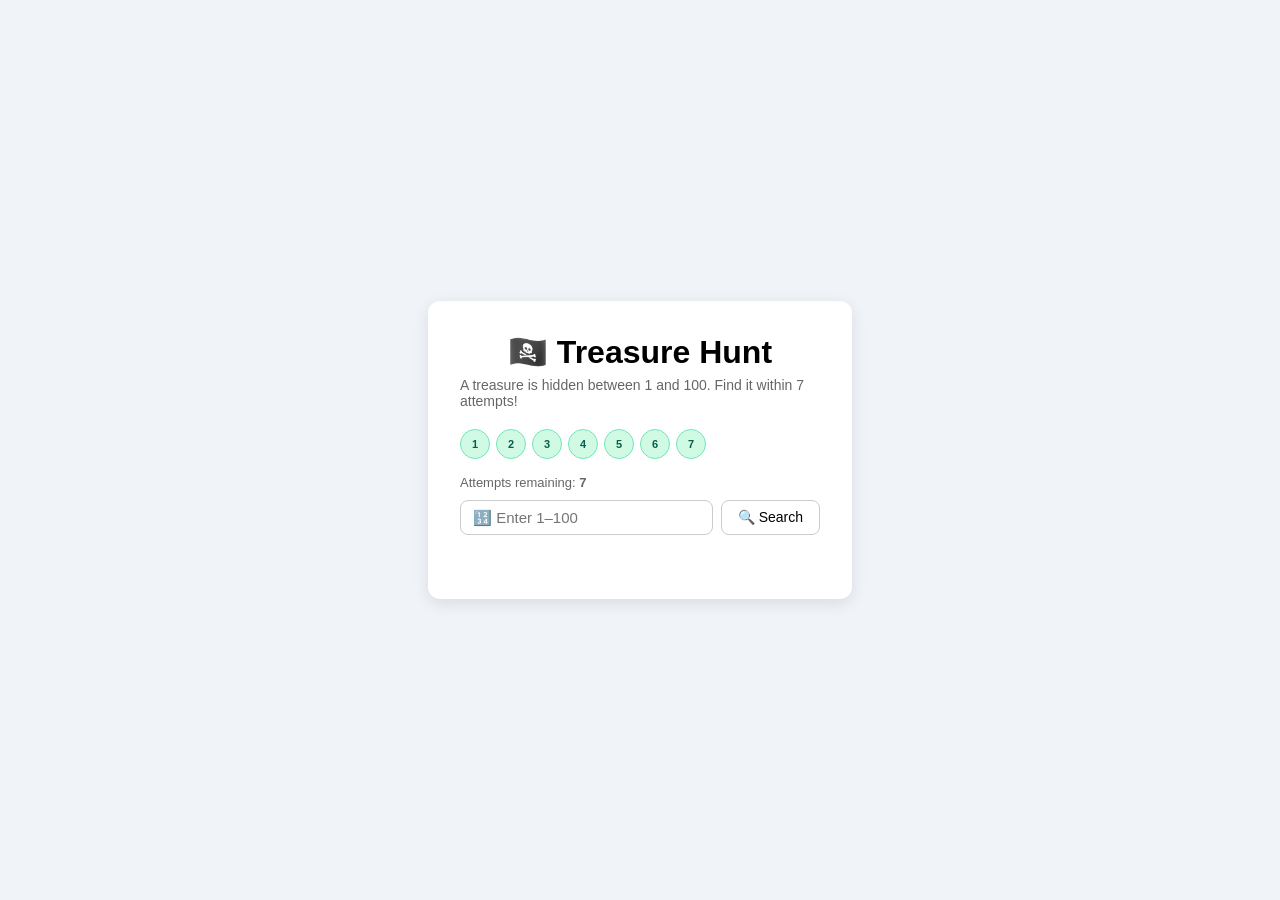
<file: week 2/Day 1/files/index.html>
<!DOCTYPE html>
<html lang="en">
<head>
  <meta charset="UTF-8" />
  <title>Treasure Hunt</title>
  <link rel="stylesheet" href="style.css" />
</head>
<body>

<div class="card">
  <h1>🏴‍☠️ Treasure Hunt </h1>
  <p class="sub">A treasure is hidden between 1 and 100. Find it within 7 attempts!</p>
  <div class="dots" id="dots"></div>
  <div id="status">Attempts remaining: <strong id="rem">7</strong></div>
  <div class="row">
    <input type="number" id="guess" min="1" max="100" placeholder="🔢 Enter 1–100" />
    <button id="searchBtn">🔍 Search</button>
  </div>
  <div id="message"></div>
  <div class="history" id="history"></div>
  <button id="again" onclick="initGame()">🔄 Play Again</button>
</div>

<script src="script.js"></script>
</body>
</html>
</file>
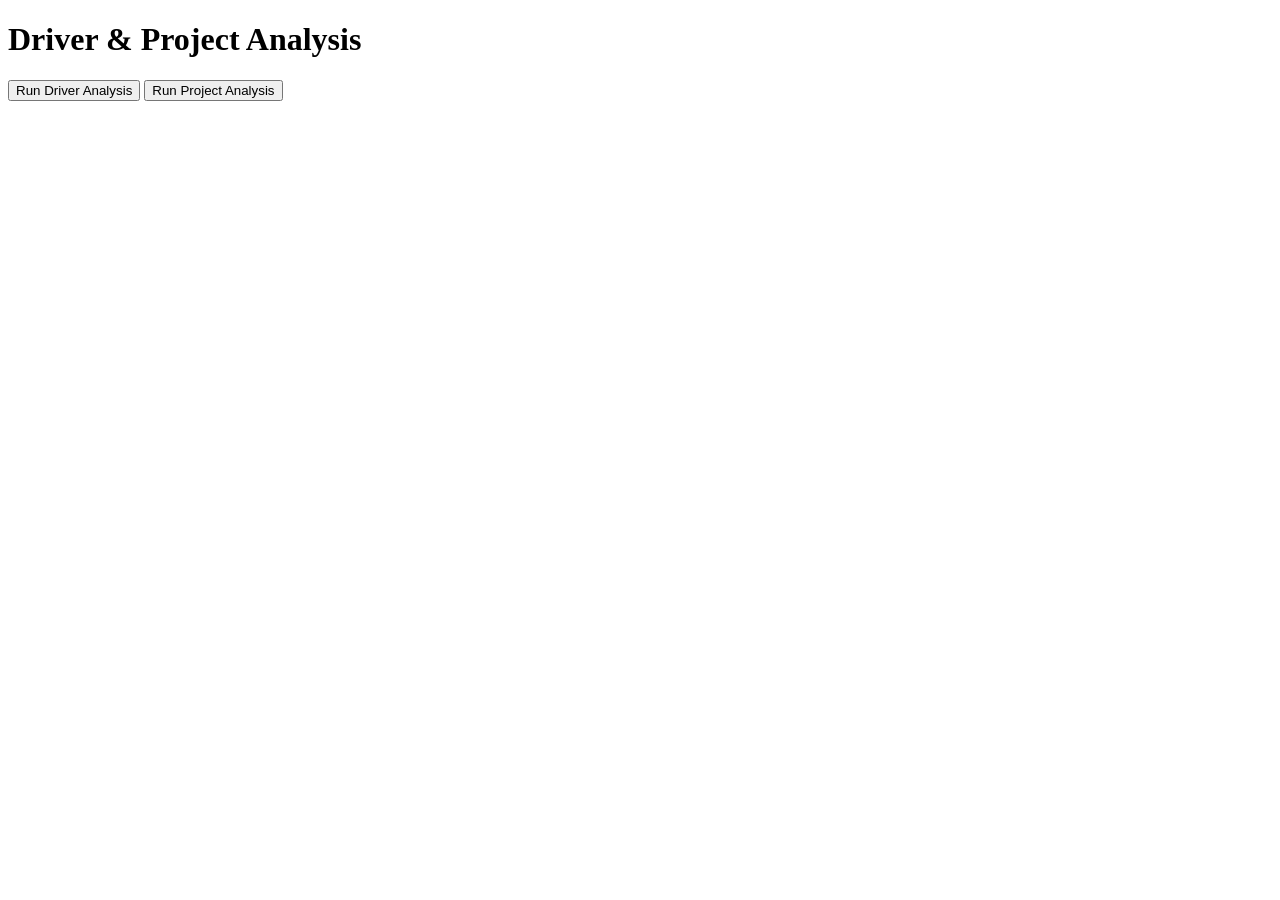
<file: week 2/Day 2/files/index.html>
<!DOCTYPE html>
<html lang="en">
<head>
  <meta charset="UTF-8">
  <title>Web Dev Task</title>

</head>
<body>

  <h1>Driver & Project Analysis</h1>

  <button onclick="runDriverAnalysis()">Run Driver Analysis</button>
  <button onclick="runProjectAnalysis()">Run Project Analysis</button>

  <pre id="output"></pre>

  <script src="script.js"></script>
</body>
</html>
</file>
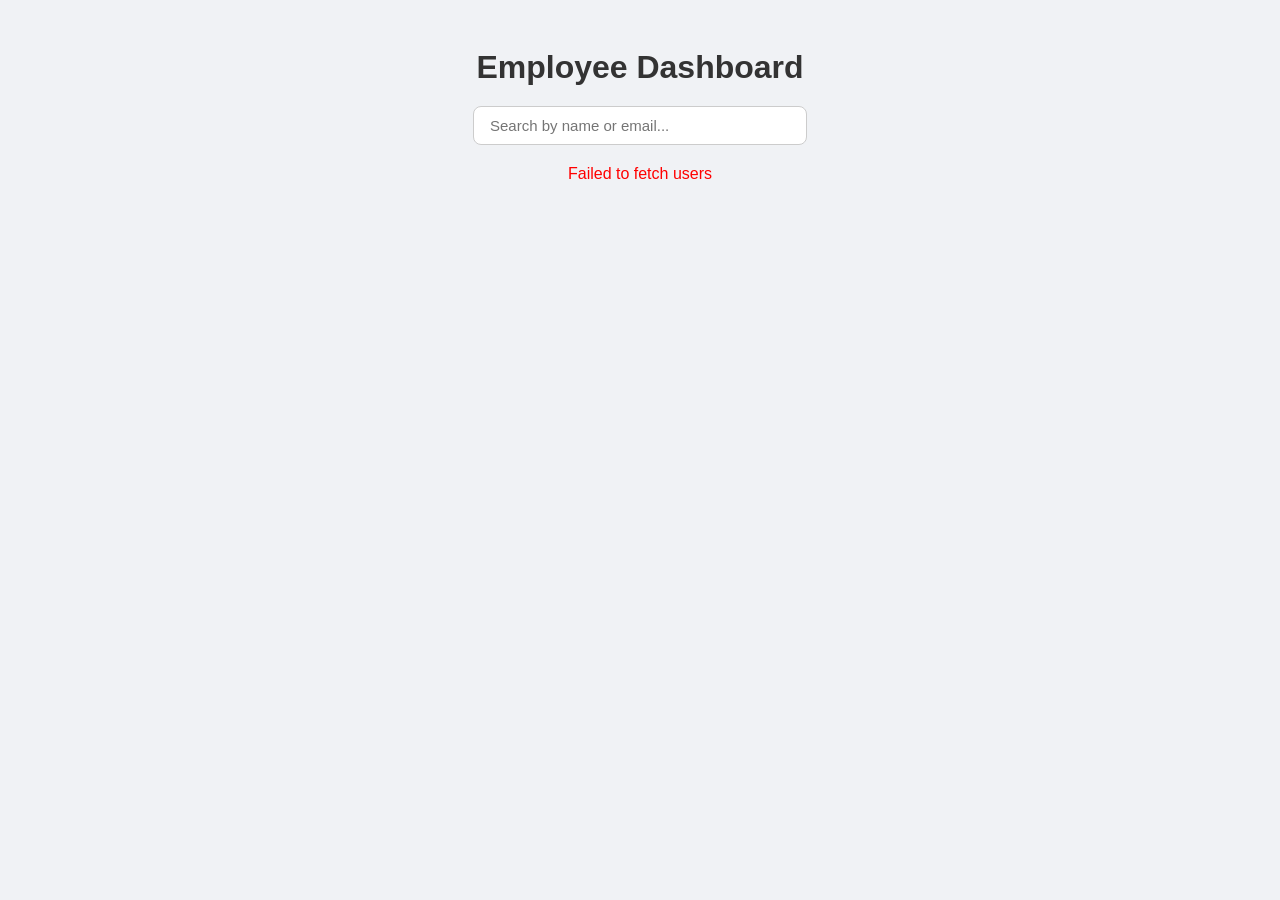
<file: week 2/Day 3/files/index.html>
<!DOCTYPE html>
<html lang="en">
<head>
  <meta charset="UTF-8" />
  <title>Employee Dashboard</title>
  <link rel="stylesheet" href="style.css" />
</head>
<body>

  <h1>Employee Dashboard</h1>

  <!-- Search Input -->
  <input type="text" id="searchInput" placeholder="Search by name or email..." />

  <!-- Error Message (hidden by default) -->
  <p id="errorMsg" style="display:none;">Failed to fetch users</p>

  <!-- No Results Message (hidden by default) -->
  <p id="noResults" style="display:none;">No users found</p>

  <!-- Cards will appear here -->
  <div id="grid"></div>

  <script>

    let allUsers = []; // store users globally for search

    fetch('https://jsonplaceholder.typicode.com/users')
      .then(function(response) {
        return response.json();
      })
      .then(function(data) {

        // FILTER: only users where lat is less than 0
        let filtered = data.filter(function(user) {
          return parseFloat(user.address.geo.lat) < 0;
        });

        // SORT: alphabetically by name
        filtered.sort(function(a, b) {
          return a.name.localeCompare(b.name);
        });

        allUsers = filtered; // save for search use
        displayCards(allUsers);

      })
      .catch(function(error) {
        document.getElementById('errorMsg').style.display = 'block';
      });


    // DISPLAY CARDS
    function displayCards(users) {

      let grid = document.getElementById('grid');
      grid.innerHTML = ''; // clear old cards

      if(users.length === 0) {
        document.getElementById('noResults').style.display = 'block';
        return;
      }

      document.getElementById('noResults').style.display = 'none';

      users.forEach(function(user) {

        let card = document.createElement('div');
        let zip = user.address.zipcode;
card.className = zip.startsWith('5') ? 'card special' : 'card';

        card.innerHTML = `
          <h2>${user.name}</h2>
          <p>${user.email}</p>
          <p>${user.address.city}</p>

          <button onclick="showDetails(this)">Show Details</button>

          <div class="details" style="display:none;">
            <p><strong>Address:</strong> ${user.address.street}, ${user.address.suite}, ${user.address.city}</p>
            <p><strong>CatchPhrase:</strong> ${user.company.catchPhrase}</p>
          </div>
        `;

        grid.appendChild(card);

      });
    }


    // SHOW DETAILS — only one at a time
    function showDetails(button) {

      let allDetails = document.querySelectorAll('.details');
      allDetails.forEach(function(detail) {
        detail.style.display = 'none';
      });

      let details = button.nextElementSibling;
      details.style.display = 'block';

    }


    // SEARCH — real time filter
    document.getElementById('searchInput').addEventListener('input', function() {

      let searchValue = this.value.toLowerCase();

      let filtered = allUsers.filter(function(user) {
        return user.name.toLowerCase().includes(searchValue) ||
               user.email.toLowerCase().includes(searchValue);
      });

      displayCards(filtered);

    });

  </script>

</body>
</html>
</file>
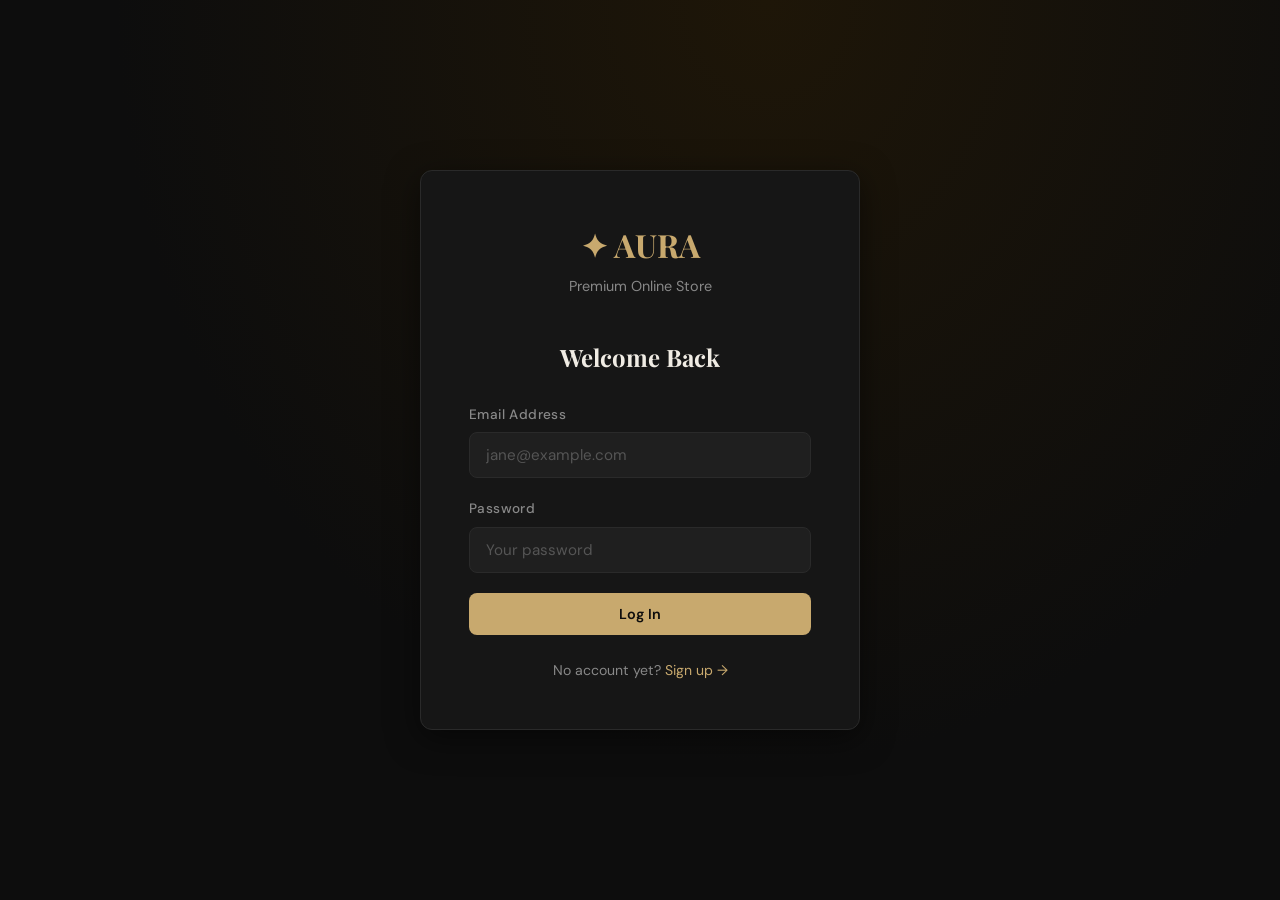
<file: week 2/Day 4&5/files/index.html>
<!DOCTYPE html>
<html lang="en">
<head>
  <meta charset="UTF-8" />
  <meta name="viewport" content="width=device-width, initial-scale=1.0" />
  <title>Shop — Aura Store</title>
  <link rel="stylesheet" href="style.css" />
</head>
<body>

<nav id="mainNav"></nav>

<section class="hero">
  <h1>Curated <span>Essentials</span><br>for Modern Living</h1>
  <p>Thoughtfully sourced objects that bring beauty and intention to everyday life.</p>
  <a href="#products" class="btn btn-primary">Explore Collection</a>
</section>

<!-- Filter bar -->
<div style="max-width:1200px;margin:2rem auto 0;padding:0 2rem;display:flex;gap:.75rem;flex-wrap:wrap;">
  <button class="btn btn-outline filter-btn active" data-cat="All" onclick="filterProducts(this)">All</button>
  <button class="btn btn-outline filter-btn" data-cat="Home" onclick="filterProducts(this)">Home</button>
  <button class="btn btn-outline filter-btn" data-cat="Decor" onclick="filterProducts(this)">Decor</button>
  <button class="btn btn-outline filter-btn" data-cat="Kitchen" onclick="filterProducts(this)">Kitchen</button>
  <button class="btn btn-outline filter-btn" data-cat="Office" onclick="filterProducts(this)">Office</button>
  <button class="btn btn-outline filter-btn" data-cat="Lifestyle" onclick="filterProducts(this)">Lifestyle</button>
</div>

<section class="section" id="products">
  <h2 class="section-title">Our Collection</h2>
  <div class="products-grid" id="productsGrid"></div>
</section>

<script src="app.js"></script>
<script>
  const session = requireLogin();

  renderNav('home');

  let currentCat = 'All';

  function renderProducts() {
    const grid = document.getElementById('productsGrid');
    const filtered = currentCat === 'All' ? PRODUCTS : PRODUCTS.filter(p => p.category === currentCat);
    grid.innerHTML = filtered.map(p => `
      <div class="product-card" onclick="openProduct(${p.id})">
        <img src="${p.image}" alt="${p.name}" loading="lazy" />
        <div class="card-body">
          <h3>${p.name}</h3>
          <p class="desc">${p.desc}</p>
          <p class="price">$${p.price}</p>
          <button class="btn btn-primary btn-full" onclick="event.stopPropagation(); addToCart(${p.id})">Add to Cart</button>
        </div>
      </div>
    `).join('');
  }

  function openProduct(id) {
    window.location.href = `product.html?id=${id}`;
  }

  function filterProducts(btn) {
    document.querySelectorAll('.filter-btn').forEach(b => b.classList.remove('active'));
    btn.classList.add('active');
    currentCat = btn.dataset.cat;
    renderProducts();
  }

  renderProducts();
</script>
</body>
</html>
</file>
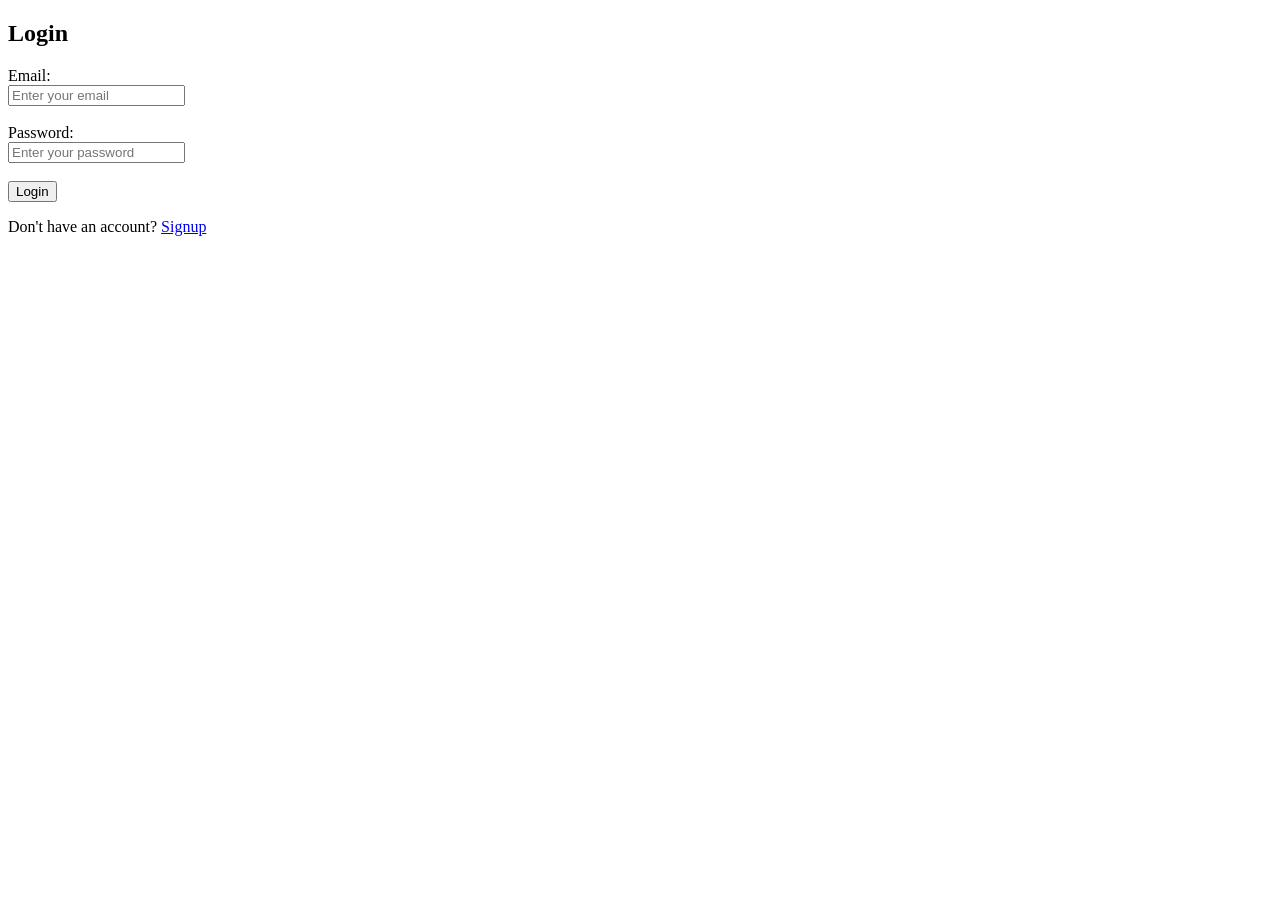
<file: Week 1/Day 1/login.html>
<!DOCTYPE html>
<html lang="en">
<head>
    <meta charset="UTF-8">
    <meta name="viewport" content="width=device-width, initial-scale=1.0">
    <title>Login</title>
</head>
<body>

    <h2>Login</h2>

    <form>
        <label for="email">Email:</label><br>
        <input type="email" id="email" name="email" placeholder="Enter your email" required><br><br>

        <label for="password">Password:</label><br>
        <input type="password" id="password" name="password" placeholder="Enter your password" minlength="8" required><br><br>

        <button type="submit">Login</button>
    </form>

    <p>
        Don't have an account?
        <a href="signup.html">Signup</a>
    </p>

</body>
</html>
</file>
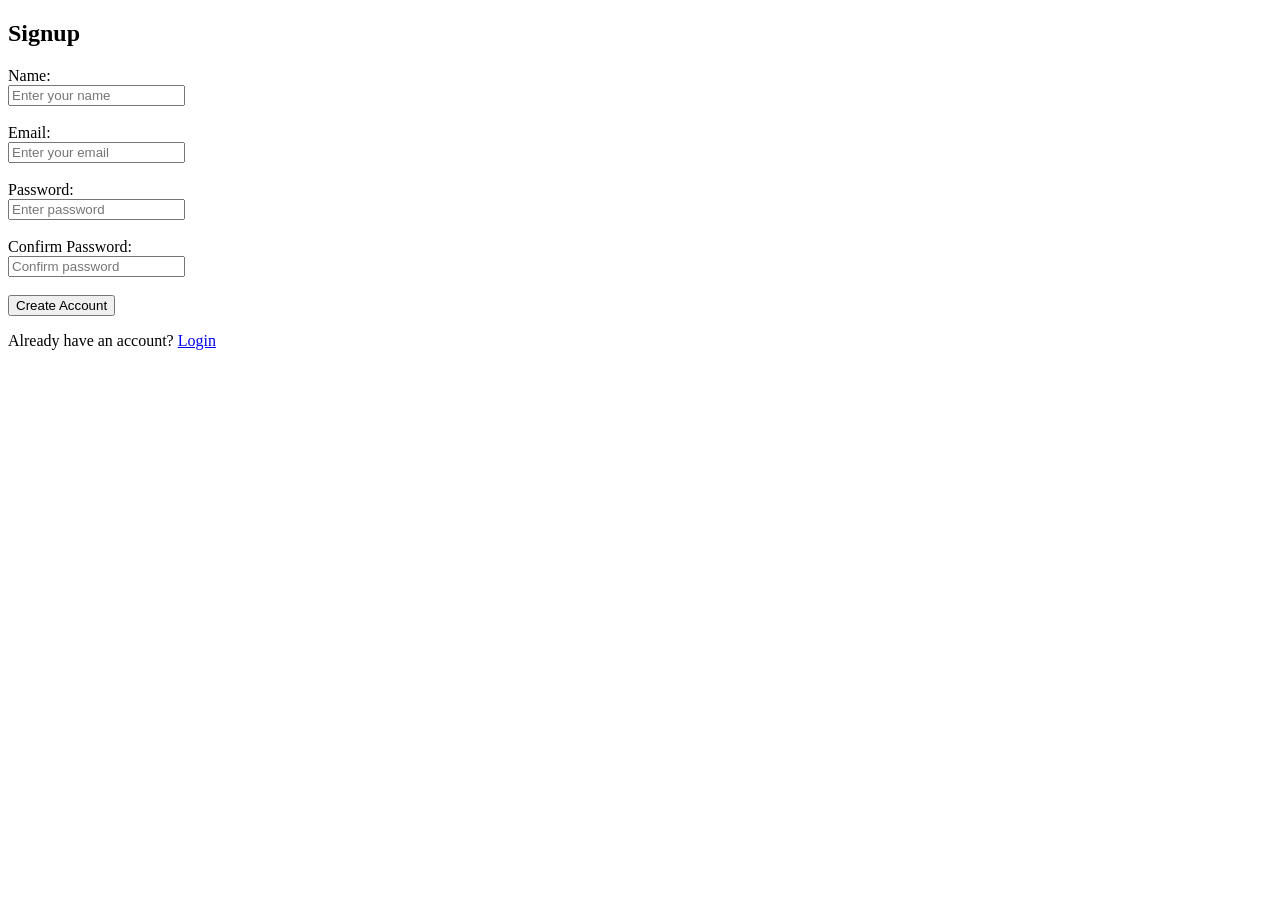
<file: Week 1/Day 1/singup.html>
<!DOCTYPE html>
<html lang="en">
<head>
    <meta charset="UTF-8">
    <meta name="viewport" content="width=device-width, initial-scale=1.0">
    <title>Signup</title>
</head>
<body>

    <h2>Signup</h2>

    <form>
        <label for="name">Name:</label><br>
        <input type="text" id="name" name="name" placeholder="Enter your name" required>
        <small></small><br><br>

        <label for="email">Email:</label><br>
        <input type="email" id="email" name="email" placeholder="Enter your email" required>
        <small></small><br><br>

        <label for="password">Password:</label><br>
        <input type="password" id="password" name="password" placeholder="Enter password" minlength="8" required>
        <small></small><br><br>

        <label for="confirm">Confirm Password:</label><br>
        <input type="password" id="confirm" name="confirm" placeholder="Confirm password" minlength="8" required>
        <small></small><br><br>

        <button type="submit">Create Account</button>
    </form>

    <p>
        Already have an account?
        <a href="login.html">Login</a>
    </p>

</body>
</html>
</file>
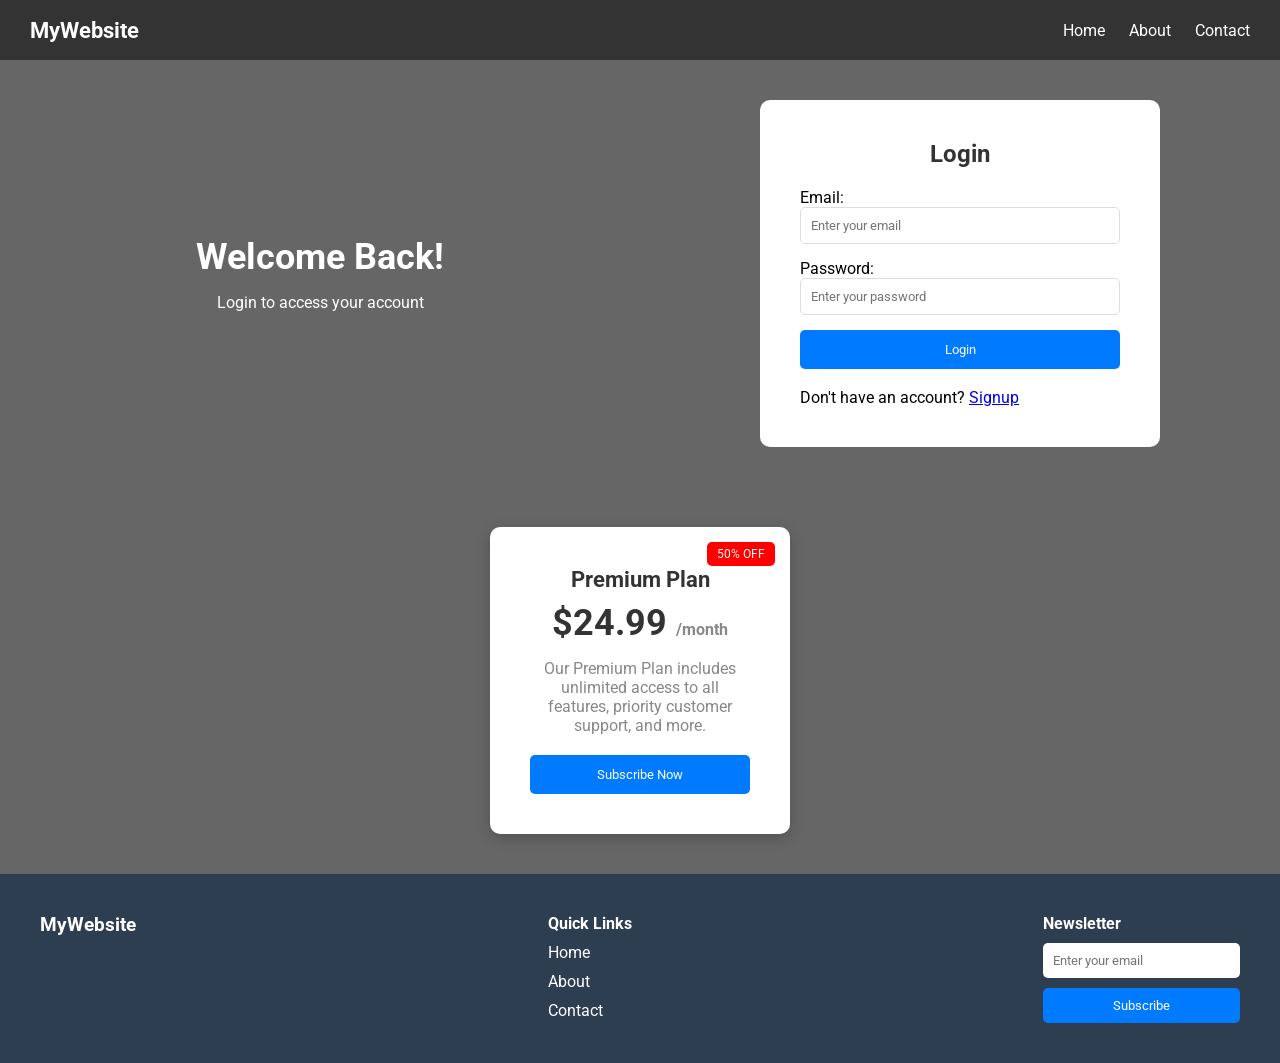
<file: Week 1/Day 2/files/login.html>
<!DOCTYPE html>
<html lang="en">
<head>
    <meta charset="UTF-8">
    <meta name="viewport" content="width=device-width, initial-scale=1.0">
    <title>Login</title>
    <link rel="stylesheet" href="style.css">
</head>
<body>

    <!-- Header -->
    <header>
        <div class="logo">MyWebsite</div>
        <nav>
            <a href="#">Home</a>
            <a href="#">About</a>
            <a href="#">Contact</a>
        </nav>
    </header>

    <!-- Two Column Layout -->
    <div class="container">

        <!-- Left Side -->
        <div class="left-side">
            <h1>Welcome Back!</h1>
            <p>Login to access your account</p>
        </div>

        <!-- Right Side -->
        <div class="right-side">
            <div class="form-card">
                <h2>Login</h2>

                <form>
                    <label for="email">Email:</label>
                    <input 
                        type="email" 
                        id="email" 
                        name="email" 
                        placeholder="Enter your email" 
                        required
                    >

                    <label for="password">Password:</label>
                    <input 
                        type="password" 
                        id="password" 
                        name="password" 
                        placeholder="Enter your password" 
                        minlength="8" 
                        required
                    >

                    <button type="submit">Login</button>
                </form>

                <br>
                <p>Don't have an account? <a href="singup.html">Signup</a></p>
            </div>
        </div>

    </div>

    <!-- Pricing Card -->
    <div class="pricing-card">
        <div class="badge">50% OFF</div>
        <h3>Premium Plan</h3>
        <div class="price">$24.99 <span>/month</span></div>
        <p>Our Premium Plan includes unlimited access to all features, priority customer support, and more.</p>
        <button>Subscribe Now</button>
    </div>

    <!-- Footer -->
    <footer>
        <div class="footer-col">
            <h3>MyWebsite</h3>
        </div>
        <div class="footer-col">
            <h4>Quick Links</h4>
            <a href="#">Home</a>
            <a href="#">About</a>
            <a href="#">Contact</a>
        </div>
        <div class="footer-col">
            <h4>Newsletter</h4>
            <input type="email" placeholder="Enter your email">
            <button>Subscribe</button>
        </div>
    </footer>

</body>
</html>
</file>
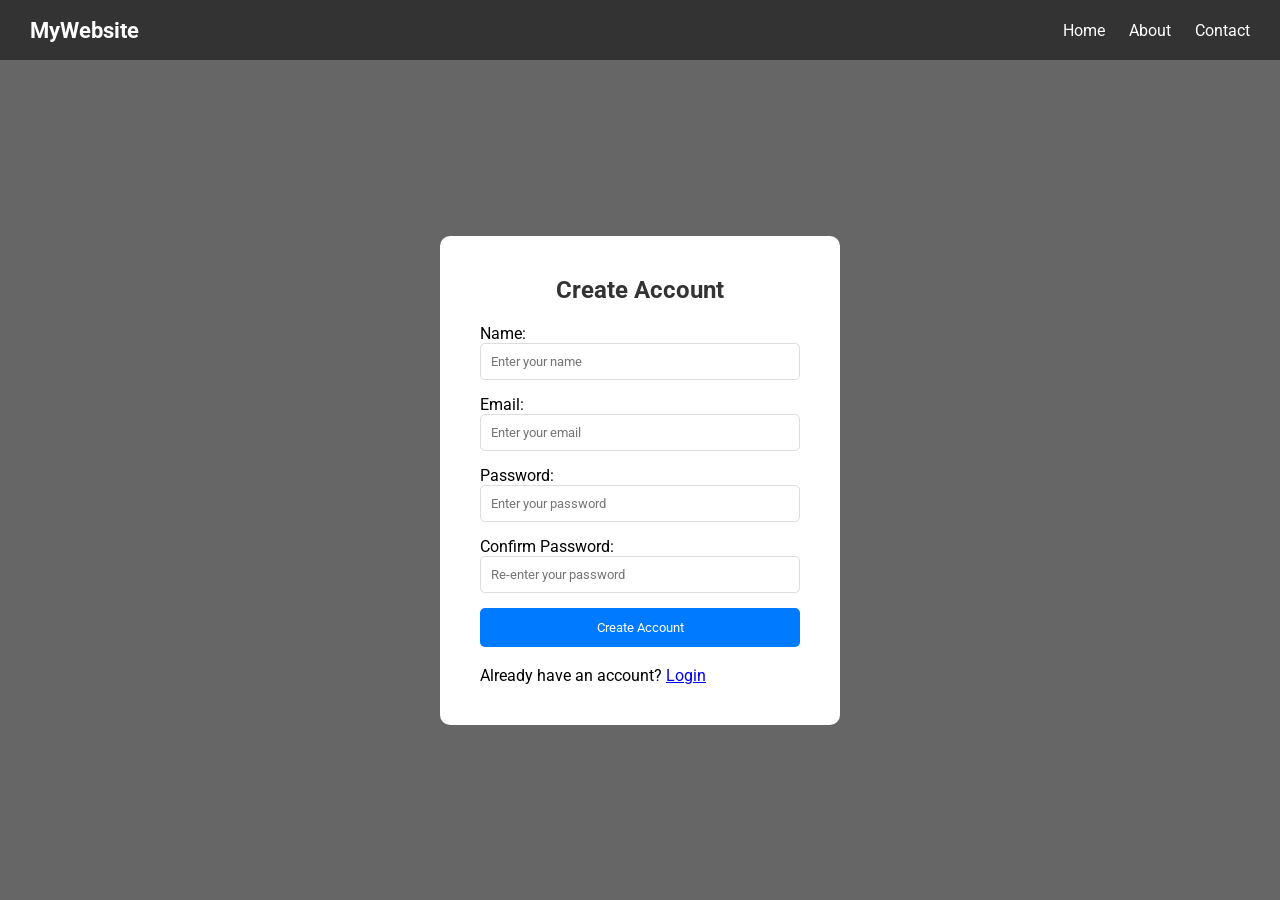
<file: Week 1/Day 2/files/singup.html>
<!DOCTYPE html>
<html lang="en">
<head>
    <meta charset="UTF-8">
    <meta name="viewport" content="width=device-width, initial-scale=1.0">
    <title>Signup</title>
    <link rel="stylesheet" href="style.css">
</head>
<body>

    <!-- Header -->
    <header>
        <div class="logo">MyWebsite</div>
        <nav>
            <a href="#">Home</a>
            <a href="#">About</a>
            <a href="#">Contact</a>
        </nav>
    </header>

    <!-- Form Card -->
    <div class="form-card">
        <h2>Create Account</h2>

        <form>
            <label for="name">Name:</label>
            <input 
                type="text" 
                id="name" 
                name="name" 
                placeholder="Enter your name" 
                required
            >
            <span></span>

            <label for="email">Email:</label>
            <input 
                type="email" 
                id="email" 
                name="email" 
                placeholder="Enter your email" 
                required
            >
            <span></span>

            <label for="password">Password:</label>
            <input 
                type="password" 
                id="password" 
                name="password" 
                placeholder="Enter your password" 
                minlength="8" 
                required
            >
            <span></span>

            <label for="confirm-password">Confirm Password:</label>
            <input 
                type="password" 
                id="confirm-password" 
                name="confirm-password" 
                placeholder="Re-enter your password" 
                minlength="8" 
                required
            >
            <span></span>

            <button type="submit">Create Account</button>
        </form>

        <br>
        <p>Already have an account? <a href="login.html">Login</a></p>
    </div>

</body>
</html>
</file>
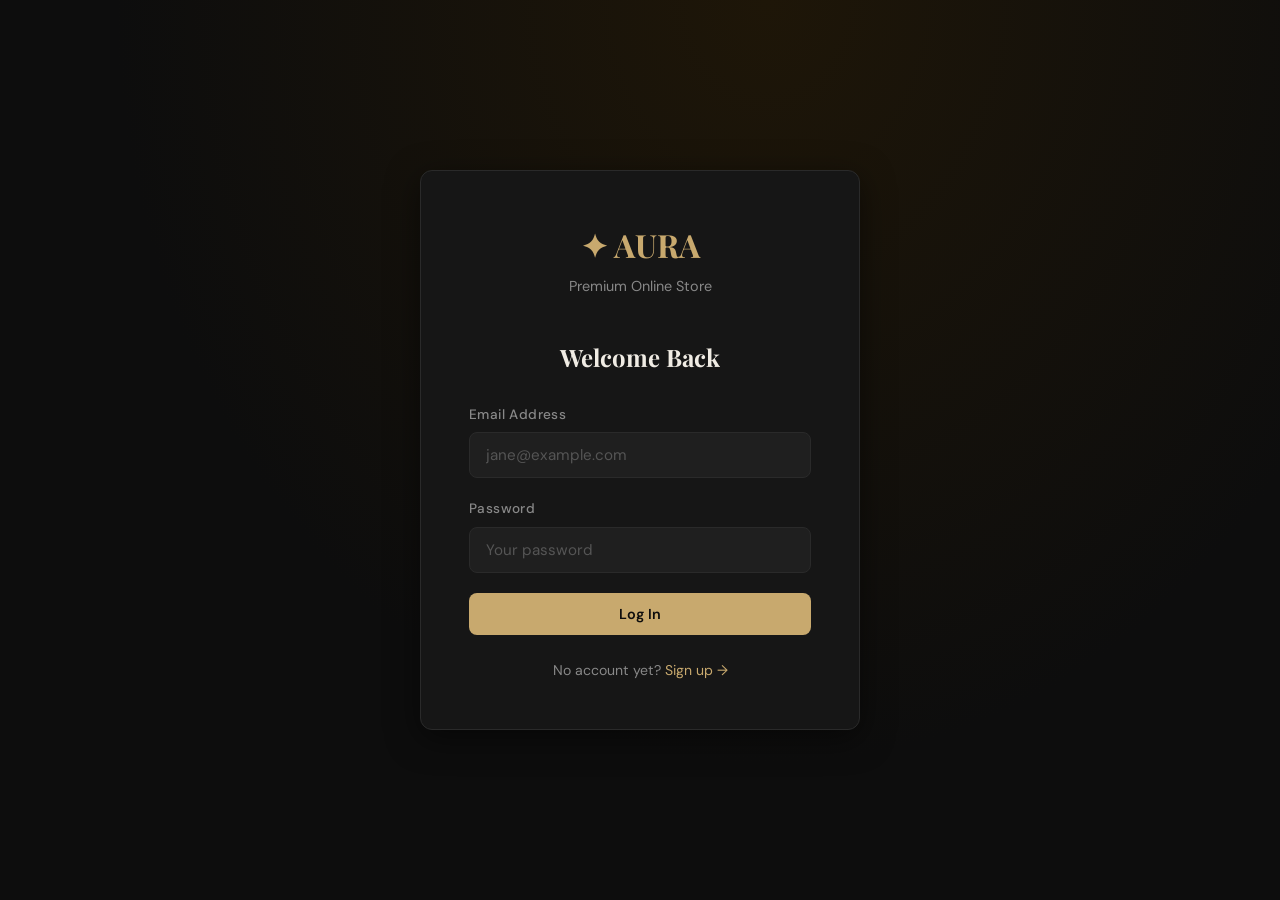
<file: week 2/Day 4&5/files/cart.html>
<!DOCTYPE html>
<html lang="en">
<head>
  <meta charset="UTF-8" />
  <meta name="viewport" content="width=device-width, initial-scale=1.0" />
  <title>Cart — Aura Store</title>
  <link rel="stylesheet" href="style.css" />
</head>
<body>

<nav id="mainNav"></nav>

<div class="cart-page">
  <h1 style="font-size:2rem;margin-bottom:2rem">Your Cart</h1>
  <div id="cartContent"></div>
</div>

<script src="app.js"></script>
<script>
  requireLogin();
  renderNav('cart');

  function renderCart() {
    const cart = getCart();
    const content = document.getElementById('cartContent');

    if (cart.length === 0) {
      content.innerHTML = `
        <div class="cart-empty">
          <div style="font-size:3rem;margin-bottom:1rem">🛒</div>
          <h2>Your cart is empty</h2>
          <p style="color:var(--text-muted);margin-bottom:1.5rem">Add some beautiful things to get started.</p>
          <a href="index.html" class="btn btn-primary">Continue Shopping</a>
        </div>`;
      return;
    }

    const subtotal = cartTotal();
    const shipping = subtotal > 100 ? 0 : 9.99;
    const tax      = +(subtotal * 0.08).toFixed(2);
    const grandTotal = +(subtotal + shipping + tax).toFixed(2);

    content.innerHTML = `
      <div style="overflow-x:auto">
        <table class="cart-table">
          <thead>
            <tr>
              <th>Product</th>
              <th>Price</th>
              <th>Quantity</th>
              <th>Subtotal</th>
              <th></th>
            </tr>
          </thead>
          <tbody id="cartRows"></tbody>
        </table>
      </div>

      <div style="display:flex;justify-content:space-between;flex-wrap:wrap;gap:1rem;margin-bottom:2rem">
        <a href="index.html" class="btn btn-outline">← Continue Shopping</a>
        <button class="btn btn-danger" onclick="clearAllCart()">Clear Cart</button>
      </div>

      <div class="cart-summary">
        <div class="summary-row"><span>Subtotal</span><span>$${subtotal.toFixed(2)}</span></div>
        <div class="summary-row"><span>Shipping</span><span>${shipping === 0 ? 'Free' : '$'+shipping.toFixed(2)}</span></div>
        <div class="summary-row"><span>Tax (8%)</span><span>$${tax}</span></div>
        <div class="summary-row total"><span>Total</span><span>$${grandTotal}</span></div>
        <a href="checkout.html" class="btn btn-primary btn-full" style="margin-top:1.25rem">Proceed to Checkout →</a>
        ${subtotal < 100 ? `<p style="font-size:.8rem;color:var(--text-muted);text-align:center;margin-top:.75rem">Add $${(100-subtotal).toFixed(2)} more for free shipping</p>` : '<p style="font-size:.8rem;color:var(--success);text-align:center;margin-top:.75rem">✓ You qualify for free shipping!</p>'}
      </div>
    `;

    // Populate rows
    const tbody = document.getElementById('cartRows');
    tbody.innerHTML = cart.map(item => {
      const p = PRODUCTS.find(pr => pr.id === item.id);
      if (!p) return '';
      return `
        <tr>
          <td>
            <div class="cart-item-info">
              <img src="${p.image}" alt="${p.name}" onclick="window.location.href='product.html?id=${p.id}'" style="cursor:pointer" />
              <span>${p.name}</span>
            </div>
          </td>
          <td>$${p.price}</td>
          <td>
            <div class="qty-control">
              <button class="qty-btn" onclick="changeQty(${p.id}, -1)">−</button>
              <span class="qty-num">${item.qty}</span>
              <button class="qty-btn" onclick="changeQty(${p.id}, 1)">+</button>
            </div>
          </td>
          <td>$${(p.price * item.qty).toFixed(2)}</td>
          <td><button class="btn btn-danger" onclick="removeItem(${p.id})">✕</button></td>
        </tr>`;
    }).join('');
  }

  function changeQty(productId, delta) {
    const cart = getCart();
    const item = cart.find(i => i.id === productId);
    if (!item) return;
    item.qty = Math.max(1, item.qty + delta);
    saveCart(cart);
    renderCart();
  }

  function removeItem(productId) {
    const cart = getCart().filter(i => i.id !== productId);
    saveCart(cart);
    renderCart();
    showToast('Item removed');
  }

  function clearAllCart() {
    if (confirm('Remove all items from cart?')) {
      saveCart([]);
      renderCart();
    }
  }

  renderCart();
</script>
</body>
</html>
</file>
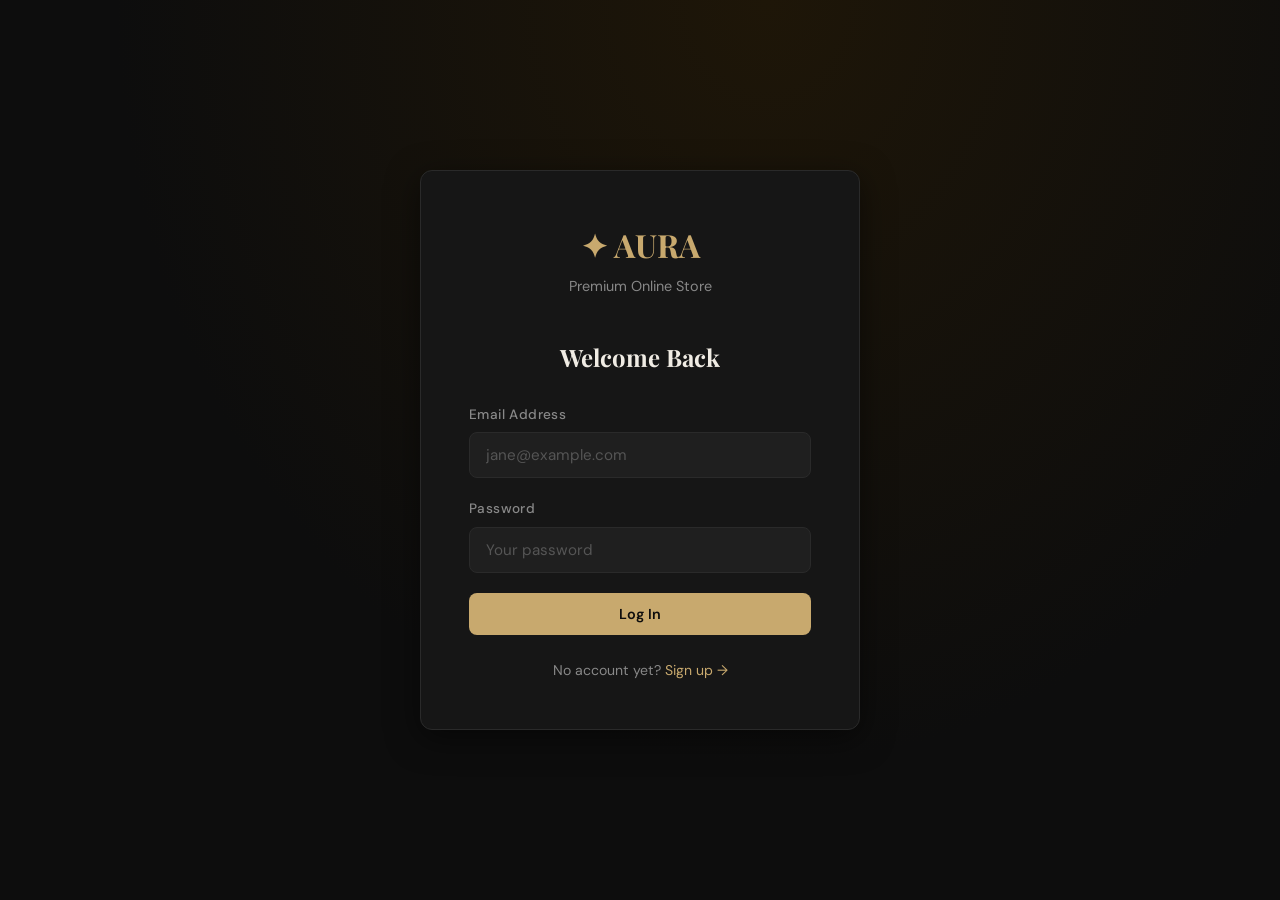
<file: week 2/Day 4&5/files/checkout.html>
<!DOCTYPE html>
<html lang="en">
<head>
  <meta charset="UTF-8" />
  <meta name="viewport" content="width=device-width, initial-scale=1.0" />
  <title>Checkout — Aura Store</title>
  <link rel="stylesheet" href="style.css" />
</head>
<body>

<nav id="mainNav"></nav>

<div class="checkout-page">
  <h1 style="font-size:2rem;margin-bottom:2rem">Checkout</h1>

  <div id="checkoutContent"></div>
</div>

<!-- Success overlay -->
<div class="success-overlay" id="successOverlay">
  <div class="success-card">
    <div class="success-icon">✦</div>
    <h2>Order Placed!</h2>
    <p>Thank you for your purchase. We'll send a confirmation to your email shortly.</p>
    <p id="orderNum" style="color:var(--accent);font-weight:600;margin-bottom:1.5rem"></p>
    <a href="index.html" class="btn btn-primary btn-full" onclick="clearOrderData()">Continue Shopping</a>
  </div>
</div>

<script src="app.js"></script>
<script>
  const session = requireLogin();
  renderNav('');

  function renderCheckout() {
    const cart = getCart();
    const content = document.getElementById('checkoutContent');

    if (cart.length === 0) {
      content.innerHTML = `
        <div class="cart-empty">
          <h2>Your cart is empty</h2>
          <a href="index.html" class="btn btn-primary" style="margin-top:1.5rem;display:inline-flex">Go Shopping</a>
        </div>`;
      return;
    }

    const subtotal  = cartTotal();
    const shipping  = subtotal > 100 ? 0 : 9.99;
    const tax       = +(subtotal * 0.08).toFixed(2);
    const grandTotal = +(subtotal + shipping + tax).toFixed(2);

    const orderItems = cart.map(item => {
      const p = PRODUCTS.find(pr => pr.id === item.id);
      return `<div class="order-item">
        <span>${p.name} × ${item.qty}</span>
        <span>$${(p.price * item.qty).toFixed(2)}</span>
      </div>`;
    }).join('');

    content.innerHTML = `
      <div class="checkout-grid">
        <!-- Form -->
        <div class="checkout-form-card">
          <h2>Shipping Details</h2>
          <div class="alert alert-error" id="formError"></div>

          <div class="form-group">
            <label>Full Name</label>
            <input type="text" id="shipName" value="${session ? session.name : ''}" placeholder="Jane Doe" />
          </div>
          <div class="form-group">
            <label>Email</label>
            <input type="email" id="shipEmail" value="${session ? session.email : ''}" placeholder="jane@example.com" />
          </div>
          <div class="form-group">
            <label>Phone Number</label>
            <input type="tel" id="shipPhone" placeholder="+1 (555) 000-0000" />
          </div>
          <div class="form-group">
            <label>Street Address</label>
            <input type="text" id="shipAddress" placeholder="123 Main St, Apt 4B" />
          </div>
          <div style="display:grid;grid-template-columns:1fr 1fr;gap:1rem">
            <div class="form-group">
              <label>City</label>
              <input type="text" id="shipCity" placeholder="New York" />
            </div>
            <div class="form-group">
              <label>ZIP Code</label>
              <input type="text" id="shipZip" placeholder="10001" />
            </div>
          </div>

          <div class="form-group" style="margin-top:.5rem">
            <label>Payment Method</label>
            <select id="payMethod">
              <option value="card">Credit / Debit Card (demo)</option>
              <option value="paypal">PayPal (demo)</option>
              <option value="cod">Cash on Delivery</option>
            </select>
          </div>

          <button class="btn btn-primary btn-full" style="margin-top:.5rem" onclick="placeOrder()">
            Place Order — $${grandTotal}
          </button>
        </div>

        <!-- Summary -->
        <div class="order-summary-card">
          <h2>Order Summary</h2>
          ${orderItems}
          <div style="margin-top:1rem;border-top:1px solid var(--border);padding-top:1rem">
            <div class="summary-row"><span>Subtotal</span><span>$${subtotal.toFixed(2)}</span></div>
            <div class="summary-row"><span>Shipping</span><span>${shipping === 0 ? 'Free' : '$'+shipping.toFixed(2)}</span></div>
            <div class="summary-row"><span>Tax</span><span>$${tax}</span></div>
            <div class="summary-row total"><span>Total</span><span>$${grandTotal}</span></div>
          </div>
        </div>
      </div>
    `;
  }

  function placeOrder() {
    const name    = document.getElementById('shipName').value.trim();
    const email   = document.getElementById('shipEmail').value.trim();
    const phone   = document.getElementById('shipPhone').value.trim();
    const address = document.getElementById('shipAddress').value.trim();
    const city    = document.getElementById('shipCity').value.trim();
    const zip     = document.getElementById('shipZip').value.trim();
    const err     = document.getElementById('formError');

    if (!name || !email || !phone || !address || !city || !zip) {
      err.textContent = 'Please fill in all fields.';
      err.classList.add('show');
      err.scrollIntoView({ behavior: 'smooth', block: 'center' });
      return;
    }
    err.classList.remove('show');

    // Generate order number
    const orderNum = 'AURA-' + Date.now().toString(36).toUpperCase();
    document.getElementById('orderNum').textContent = `Order #${orderNum}`;

    document.getElementById('successOverlay').style.display = 'flex';
  }

  function clearOrderData() {
    saveCart([]);
  }

  renderCheckout();
</script>
</body>
</html>
</file>
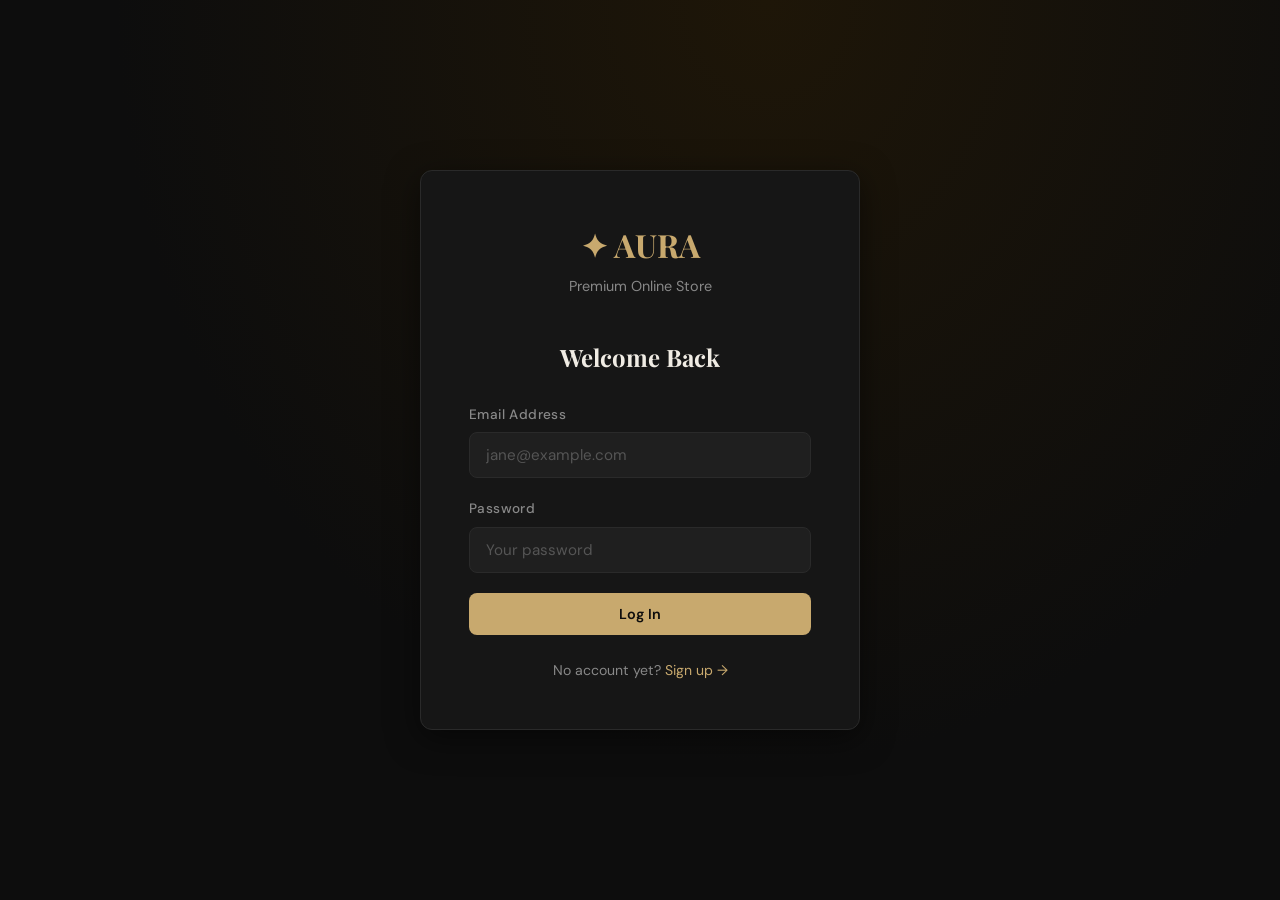
<file: week 2/Day 4&5/files/login.html>
<!DOCTYPE html>
<html lang="en">
<head>
  <meta charset="UTF-8" />
  <meta name="viewport" content="width=device-width, initial-scale=1.0" />
  <title>Log In — Aura Store</title>
  <link rel="stylesheet" href="style.css" />
</head>
<body>
<div class="auth-page">
  <div class="auth-card">
    <div class="brand">
      <h1>✦ AURA</h1>
      <p>Premium Online Store</p>
    </div>
    <h2 class="auth-title">Welcome Back</h2>

    <div class="alert alert-error" id="errorMsg"></div>

    <div class="form-group">
      <label>Email Address</label>
      <input type="email" id="email" placeholder="jane@example.com" />
    </div>
    <div class="form-group">
      <label>Password</label>
      <input type="password" id="password" placeholder="Your password" />
    </div>

    <button class="btn btn-primary btn-full" onclick="login()">Log In</button>

    <p class="auth-footer">No account yet? <a href="singup.html">Sign up →</a></p>
  </div>
</div>

<script>
// Redirect if already logged in
if (localStorage.getItem('aura_session')) window.location.href = 'index.html';

function showError(msg) {
  const el = document.getElementById('errorMsg');
  el.textContent = msg; el.classList.add('show');
}

function login() {
  const email    = document.getElementById('email').value.trim().toLowerCase();
  const password = document.getElementById('password').value;

  if (!email || !password) return showError('Please enter your email and password.');

  const users = JSON.parse(localStorage.getItem('aura_users') || '[]');
  const user  = users.find(u => u.email === email && u.password === password);

  if (!user) return showError('Incorrect email or password. Try again.');

  // Save session
  localStorage.setItem('aura_session', JSON.stringify({ name: user.name, email: user.email }));
  window.location.href = 'index.html';
}

document.addEventListener('keydown', e => { if (e.key === 'Enter') login(); });
</script>
</body>
</html>
</file>
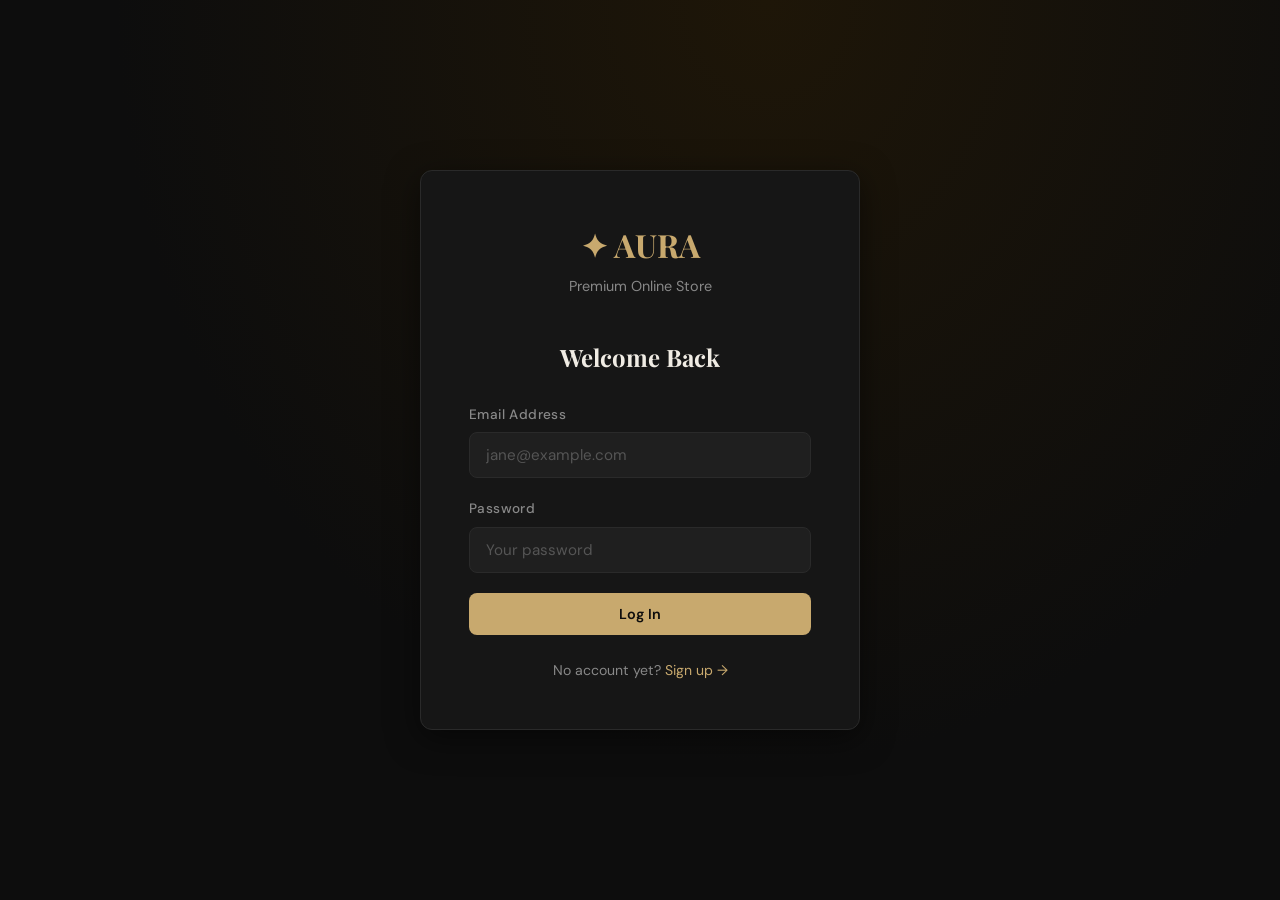
<file: week 2/Day 4&5/files/product.html>
<!DOCTYPE html>
<html lang="en">
<head>
  <meta charset="UTF-8" />
  <meta name="viewport" content="width=device-width, initial-scale=1.0" />
  <title>Product — Aura Store</title>
  <link rel="stylesheet" href="style.css" />
</head>
<body>

<nav id="mainNav"></nav>

<div class="detail-page">
  <a class="back-link" href="index.html">← Back to Shop</a>

  <div id="productContent">
    <!-- Injected by JS -->
  </div>
</div>

<script src="app.js"></script>
<script>
  requireLogin();
  renderNav('home');

  const params = new URLSearchParams(window.location.search);
  const id = parseInt(params.get('id'));
  const product = PRODUCTS.find(p => p.id === id);

  if (!product) {
    document.getElementById('productContent').innerHTML = `
      <div style="text-align:center;padding:4rem 0;color:var(--text-muted)">
        <h2>Product not found.</h2>
        <a href="index.html" class="btn btn-primary" style="margin-top:1.5rem;display:inline-flex">← Back to Shop</a>
      </div>`;
  } else {
    document.title = `${product.name} — Aura Store`;
    document.getElementById('productContent').innerHTML = `
      <div class="detail-grid">
        <div>
          <img src="${product.image}" alt="${product.name}" />
        </div>
        <div class="detail-info">
          <span class="tag">${product.category}</span>
          <h1>${product.name}</h1>
          <p class="detail-price">$${product.price}</p>
          <p class="detail-desc">${product.desc}</p>

          <div style="display:flex;align-items:center;gap:1rem;margin-bottom:1.5rem">
            <label style="font-size:.85rem;color:var(--text-muted)">Qty</label>
            <div class="qty-control">
              <button class="qty-btn" onclick="changeQty(-1)">−</button>
              <span class="qty-num" id="qtyDisplay">1</span>
              <button class="qty-btn" onclick="changeQty(1)">+</button>
            </div>
          </div>

          <button class="btn btn-primary btn-full" onclick="addMultiToCart()">Add to Cart</button>
          <a href="cart.html" class="btn btn-outline btn-full" style="margin-top:.75rem">View Cart</a>
        </div>
      </div>

      <!-- Related products -->
      <div style="margin-top:4rem">
        <h2 class="section-title">You Might Also Like</h2>
        <div class="products-grid" id="relatedGrid"></div>
      </div>
    `;

    let qty = 1;
    window.changeQty = (delta) => {
      qty = Math.max(1, qty + delta);
      document.getElementById('qtyDisplay').textContent = qty;
    };
    window.addMultiToCart = () => {
      for (let i = 0; i < qty; i++) addToCart(product.id);
    };

    // Related products
    const related = PRODUCTS.filter(p => p.id !== product.id).slice(0, 4);
    document.getElementById('relatedGrid').innerHTML = related.map(p => `
      <div class="product-card" onclick="window.location.href='product.html?id=${p.id}'">
        <img src="${p.image}" alt="${p.name}" loading="lazy" />
        <div class="card-body">
          <h3>${p.name}</h3>
          <p class="price">$${p.price}</p>
          <button class="btn btn-primary btn-full" onclick="event.stopPropagation();addToCart(${p.id})">Add to Cart</button>
        </div>
      </div>
    `).join('');
  }
</script>
</body>
</html>
</file>
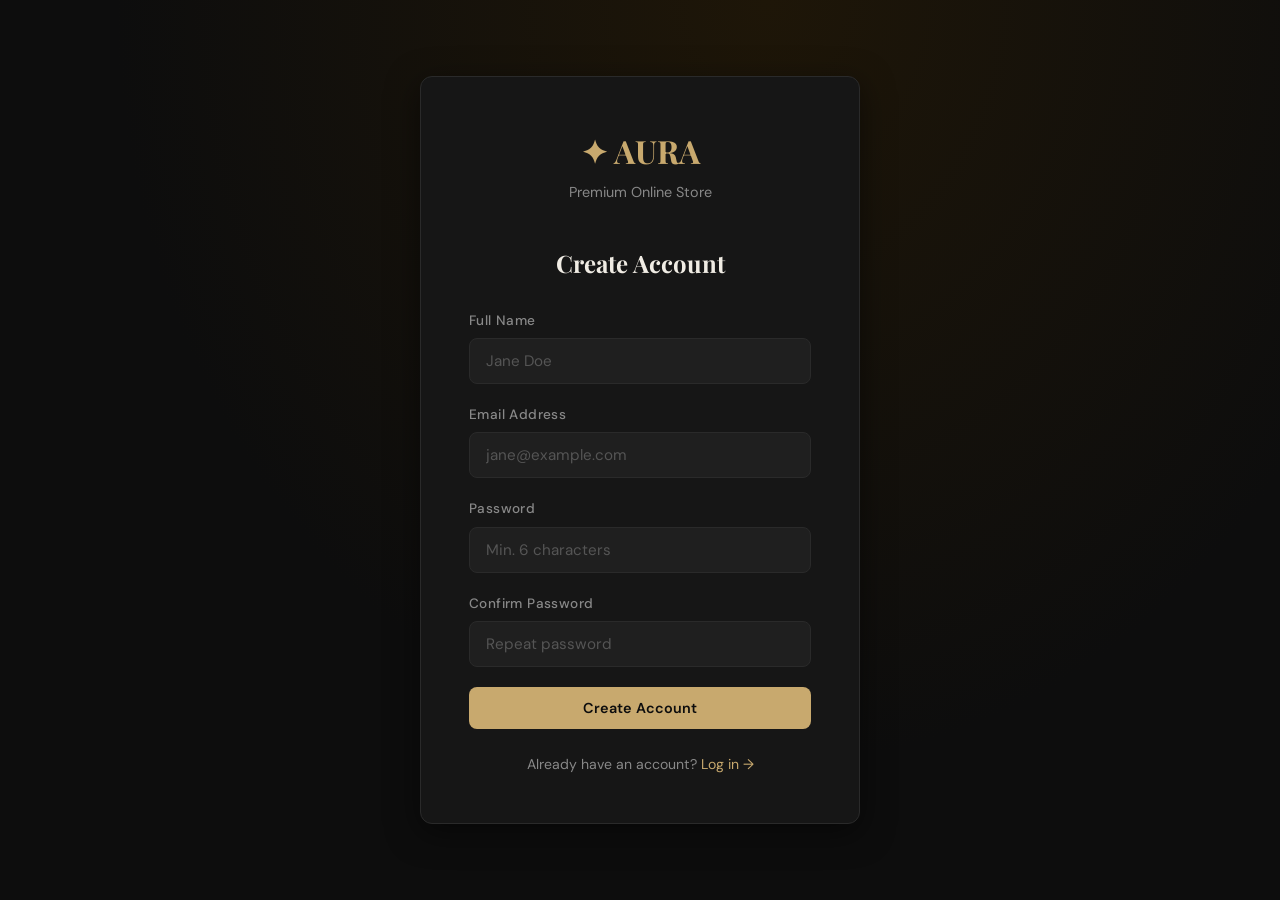
<file: week 2/Day 4&5/files/singup.html>
<!DOCTYPE html>
<html lang="en">
<head>
  <meta charset="UTF-8" />
  <meta name="viewport" content="width=device-width, initial-scale=1.0" />
  <title>Sign Up — Aura Store</title>
  <link rel="stylesheet" href="style.css" />
</head>
<body>
<div class="auth-page">
  <div class="auth-card">
    <div class="brand">
      <h1>✦ AURA</h1>
      <p>Premium Online Store</p>
    </div>
    <h2 class="auth-title">Create Account</h2>

    <div class="alert alert-error" id="errorMsg"></div>
    <div class="alert alert-success" id="successMsg"></div>

    <div class="form-group">
      <label>Full Name</label>
      <input type="text" id="name" placeholder="Jane Doe" />
    </div>
    <div class="form-group">
      <label>Email Address</label>
      <input type="email" id="email" placeholder="jane@example.com" />
    </div>
    <div class="form-group">
      <label>Password</label>
      <input type="password" id="password" placeholder="Min. 6 characters" />
    </div>
    <div class="form-group">
      <label>Confirm Password</label>
      <input type="password" id="confirm" placeholder="Repeat password" />
    </div>

    <button class="btn btn-primary btn-full" onclick="signup()">Create Account</button>

    <p class="auth-footer">Already have an account? <a href="login.html">Log in →</a></p>
  </div>
</div>

<script>
function showError(msg) {
  const el = document.getElementById('errorMsg');
  el.textContent = msg; el.classList.add('show');
  document.getElementById('successMsg').classList.remove('show');
}
function showSuccess(msg) {
  const el = document.getElementById('successMsg');
  el.textContent = msg; el.classList.add('show');
  document.getElementById('errorMsg').classList.remove('show');
}

function signup() {
  const name     = document.getElementById('name').value.trim();
  const email    = document.getElementById('email').value.trim().toLowerCase();
  const password = document.getElementById('password').value;
  const confirm  = document.getElementById('confirm').value;

  if (!name || !email || !password || !confirm) return showError('All fields are required.');
  if (!/^[^@]+@[^@]+\.[^@]+$/.test(email)) return showError('Enter a valid email address.');
  if (password.length < 6) return showError('Password must be at least 6 characters.');
  if (password !== confirm) return showError('Passwords do not match.');

  const users = JSON.parse(localStorage.getItem('aura_users') || '[]');
  if (users.find(u => u.email === email)) return showError('An account with this email already exists.');

  users.push({ name, email, password });
  localStorage.setItem('aura_users', JSON.stringify(users));

  showSuccess('Account created! Redirecting to login…');
  setTimeout(() => window.location.href = 'login.html', 1500);
}

// Allow Enter key
document.addEventListener('keydown', e => { if (e.key === 'Enter') signup(); });
</script>
</body>
</html>
</file>
<file: week 2/Day 1/files/style.css>
body {
  font-family: Arial, sans-serif;
  display: flex;
  justify-content: center;
  align-items: center;
  min-height: 100vh;
  margin: 0;
  background: #f0f4f8;
}

.card {
  background: white;
  border-radius: 12px;
  padding: 2rem;
  width: 360px;
  box-shadow: 0 4px 16px rgba(0,0,0,0.1);
}

h1 {
  margin: 0 0 6px;
  font-size: 32px;        
  text-align: center;     
}

p.sub { font-size: 14px; color: #666; margin: 0 0 1.2rem; }

.dots { display: flex; gap: 6px; margin-bottom: 1rem; }

.dot {
  width: 28px;
  height: 28px;
  border-radius: 50%;
  display: flex;
  align-items: center;
  justify-content: center;
  font-size: 11px;
  font-weight: bold;
  background: #d1fae5;
  color: #065f46;
  border: 1px solid #6ee7b7;
}

.dot.used {
  background: #fee2e2;
  color: #991b1b;
  border-color: #fca5a5;
}

.row { display: flex; gap: 8px; margin-bottom: 1rem; }

input[type="number"] {
  flex: 1;
  padding: 8px 12px;
  border: 1px solid #ccc;
  border-radius: 8px;
  font-size: 15px;
}

button {
  padding: 8px 16px;
  border: 1px solid #ccc;
  border-radius: 8px;
  background: white;
  font-size: 14px;
  cursor: pointer;
}

button:hover { background: #f5f5f5; }
button:disabled { opacity: 0.4; cursor: not-allowed; }

#message {
  display: none;
  padding: 10px 14px;
  border-radius: 8px;
  font-size: 15px;
  font-weight: bold;
  margin-bottom: 1rem;
}

.high { background: #fff7ed; color: #c2410c; border: 1px solid #fdba74; }
.low  { background: #eff6ff; color: #1d4ed8; border: 1px solid #93c5fd; }
.win  { background: #f0fdf4; color: #15803d; border: 1px solid #86efac; }
.lose { background: #fef2f2; color: #b91c1c; border: 1px solid #fca5a5; }

.history { display: flex; flex-wrap: wrap; gap: 6px; margin-bottom: 1rem; }

.chip {
  font-size: 12px;
  padding: 3px 10px;
  border-radius: 999px;
  border: 1px solid #e5e7eb;
  background: #f9fafb;
  color: #6b7280;
}

.chip.high { background: #fff7ed; color: #c2410c; border-color: #fdba74; }
.chip.low  { background: #eff6ff; color: #1d4ed8; border-color: #93c5fd; }

#again { display: none; width: 100%; margin-top: 4px; }

#status { font-size: 13px; color: #666; margin-bottom: 10px; }
</file>
<file: week 2/Day 3/files/style.css>
body {
  font-family: Arial, sans-serif;
  background-color: #f0f2f5;
  padding: 20px;
}

h1 {
  text-align: center;
  color: #333;
  margin-bottom: 20px;
}

#searchInput {
  display: block;
  margin: 0 auto 20px auto;
  padding: 10px 16px;
  width: 300px;
  border: 1px solid #ccc;
  border-radius: 8px;
  font-size: 15px;
}

#errorMsg {
  text-align: center;
  color: red;
  font-size: 16px;
}

#noResults {
  text-align: center;
  color: gray;
  font-size: 16px;
}

#grid {
  display: flex;
  flex-wrap: wrap;
  gap: 20px;
  justify-content: center;
}

.card {
  background-color: white;
  border-radius: 12px;
  padding: 20px;
  width: 260px;
  box-shadow: 0 2px 10px rgba(0,0,0,0.1);
}

.card h2 {
  font-size: 18px;
  color: #222;
  margin-bottom: 8px;
}

.card p {
  font-size: 14px;
  color: #555;
  margin-bottom: 6px;
}

.card button {
  margin-top: 10px;
  padding: 8px 14px;
  background-color: #4a90e2;
  color: white;
  border: none;
  border-radius: 8px;
  cursor: pointer;
  font-size: 14px;
}

.card button:hover {
  background-color: #357abd;
}

.details {
  margin-top: 12px;
  padding-top: 10px;
  border-top: 1px solid #eee;
}

.special {
  background-color: #fff8e1;
  border: 2px solid #4c3613;
}

.special h2 {
  color: #e65100;
}
</file>
<file: week 2/Day 4&5/files/style.css>
@import url('https://fonts.googleapis.com/css2?family=Playfair+Display:wght@400;600;700&family=DM+Sans:wght@300;400;500;600&display=swap');

:root {
  --bg: #0d0d0d;
  --surface: #161616;
  --surface2: #1f1f1f;
  --border: #2a2a2a;
  --accent: #c8a96e;
  --accent2: #e8c98e;
  --text: #f0ece4;
  --text-muted: #888;
  --text-dim: #555;
  --danger: #e05c5c;
  --success: #5cb85c;
  --radius: 12px;
  --radius-sm: 8px;
  --shadow: 0 8px 32px rgba(0,0,0,0.5);
}

*, *::before, *::after { box-sizing: border-box; margin: 0; padding: 0; }

html { scroll-behavior: smooth; }

body {
  background: var(--bg);
  color: var(--text);
  font-family: 'DM Sans', sans-serif;
  font-size: 15px;
  line-height: 1.6;
  min-height: 100vh;
}

h1,h2,h3 { font-family: 'Playfair Display', serif; }

a { color: var(--accent); text-decoration: none; transition: opacity .2s; }
a:hover { opacity: .8; }

img { display: block; max-width: 100%; }

/* ── NAV ── */
nav {
  background: rgba(13,13,13,.95);
  backdrop-filter: blur(12px);
  border-bottom: 1px solid var(--border);
  position: sticky; top: 0; z-index: 100;
  padding: 0 2rem;
  display: flex; align-items: center; justify-content: space-between;
  height: 64px;
}

.nav-brand {
  font-family: 'Playfair Display', serif;
  font-size: 1.4rem;
  font-weight: 700;
  color: var(--accent);
  letter-spacing: .04em;
}

.nav-links { display: flex; align-items: center; gap: 1.5rem; }

.nav-links a {
  color: var(--text-muted);
  font-size: .9rem;
  font-weight: 500;
  transition: color .2s;
}
.nav-links a:hover, .nav-links a.active { color: var(--text); }

.cart-badge {
  background: var(--accent);
  color: var(--bg);
  border-radius: 20px;
  padding: 2px 10px;
  font-size: .78rem;
  font-weight: 600;
}

.btn-logout {
  background: transparent;
  border: 1px solid var(--border);
  color: var(--text-muted);
  padding: 6px 14px;
  border-radius: var(--radius-sm);
  cursor: pointer;
  font-size: .85rem;
  font-family: 'DM Sans', sans-serif;
  transition: all .2s;
}
.btn-logout:hover { border-color: var(--danger); color: var(--danger); }

/* ── BUTTONS ── */
.btn {
  display: inline-flex; align-items: center; justify-content: center; gap: .5rem;
  padding: 12px 24px;
  border-radius: var(--radius-sm);
  border: none; cursor: pointer;
  font-family: 'DM Sans', sans-serif;
  font-size: .9rem; font-weight: 600;
  transition: all .25s;
  white-space: nowrap;
}

.btn-primary {
  background: var(--accent);
  color: var(--bg);
}
.btn-primary:hover { background: var(--accent2); transform: translateY(-1px); }

.btn-outline {
  background: transparent;
  border: 1px solid var(--border);
  color: var(--text);
}
.btn-outline:hover { border-color: var(--accent); color: var(--accent); }

.btn-danger {
  background: transparent;
  border: 1px solid var(--border);
  color: var(--danger);
}
.btn-danger:hover { background: var(--danger); color: white; }

.btn-full { width: 100%; }

/* ── FORMS ── */
.form-group { margin-bottom: 1.25rem; }
label { display: block; margin-bottom: .4rem; font-size: .85rem; color: var(--text-muted); font-weight: 500; letter-spacing: .03em; }
input, select, textarea {
  width: 100%;
  background: var(--surface2);
  border: 1px solid var(--border);
  color: var(--text);
  padding: 12px 16px;
  border-radius: var(--radius-sm);
  font-family: 'DM Sans', sans-serif;
  font-size: .95rem;
  outline: none;
  transition: border-color .2s;
}
input:focus, select:focus, textarea:focus { border-color: var(--accent); }
input::placeholder { color: var(--text-dim); }

/* ── AUTH PAGES ── */
.auth-page {
  min-height: 100vh;
  display: flex; align-items: center; justify-content: center;
  background: radial-gradient(ellipse at 60% 0%, #1e1608 0%, #0d0d0d 60%);
  padding: 2rem;
}

.auth-card {
  background: var(--surface);
  border: 1px solid var(--border);
  border-radius: var(--radius);
  padding: 3rem;
  width: 100%;
  max-width: 440px;
  box-shadow: var(--shadow);
}

.auth-card .brand { text-align: center; margin-bottom: 2.5rem; }
.auth-card .brand h1 { font-size: 2rem; color: var(--accent); }
.auth-card .brand p { color: var(--text-muted); margin-top: .3rem; font-size: .9rem; }

.auth-title { font-size: 1.5rem; margin-bottom: 1.75rem; text-align: center; }
.auth-footer { text-align: center; margin-top: 1.5rem; font-size: .88rem; color: var(--text-muted); }

.alert {
  padding: 10px 16px;
  border-radius: var(--radius-sm);
  font-size: .88rem;
  margin-bottom: 1rem;
  display: none;
}
.alert-error { background: rgba(224,92,92,.12); border: 1px solid rgba(224,92,92,.3); color: #ff8a8a; }
.alert-success { background: rgba(92,184,92,.12); border: 1px solid rgba(92,184,92,.3); color: #7dea7d; }
.alert.show { display: block; }

/* ── HERO ── */
.hero {
  background: radial-gradient(ellipse at 70% 50%, #1e1608 0%, #0d0d0d 65%);
  padding: 5rem 2rem;
  text-align: center;
  border-bottom: 1px solid var(--border);
}
.hero h1 { font-size: clamp(2rem, 5vw, 3.5rem); margin-bottom: 1rem; }
.hero h1 span { color: var(--accent); }
.hero p { color: var(--text-muted); max-width: 500px; margin: 0 auto 2rem; }

/* ── PRODUCTS GRID ── */
.section { padding: 3rem 2rem; max-width: 1200px; margin: 0 auto; }
.section-title { font-size: 1.6rem; margin-bottom: 2rem; }

.products-grid {
  display: grid;
  grid-template-columns: repeat(auto-fill, minmax(240px, 1fr));
  gap: 1.5rem;
}

.product-card {
  background: var(--surface);
  border: 1px solid var(--border);
  border-radius: var(--radius);
  overflow: hidden;
  cursor: pointer;
  transition: transform .25s, box-shadow .25s, border-color .25s;
}
.product-card:hover { transform: translateY(-4px); box-shadow: var(--shadow); border-color: var(--accent); }

.product-card img {
  width: 100%; height: 220px;
  object-fit: cover;
  transition: transform .4s;
}
.product-card:hover img { transform: scale(1.04); }

.card-body { padding: 1.25rem; }
.card-body h3 { font-size: 1rem; font-family: 'DM Sans', sans-serif; font-weight: 600; margin-bottom: .3rem; }
.card-body .desc { font-size: .82rem; color: var(--text-muted); margin-bottom: .75rem; white-space: nowrap; overflow: hidden; text-overflow: ellipsis; }
.card-body .price { font-size: 1.1rem; font-weight: 700; color: var(--accent); margin-bottom: 1rem; }

/* ── PRODUCT DETAIL ── */
.detail-page { max-width: 1000px; margin: 3rem auto; padding: 0 2rem; }
.detail-grid { display: grid; grid-template-columns: 1fr 1fr; gap: 3rem; align-items: start; }
.detail-grid img { width: 100%; border-radius: var(--radius); border: 1px solid var(--border); }
.detail-info h1 { font-size: 2rem; margin-bottom: .75rem; }
.detail-info .detail-price { font-size: 2rem; color: var(--accent); font-weight: 700; margin: 1rem 0 1.5rem; }
.detail-info .detail-desc { color: var(--text-muted); line-height: 1.8; margin-bottom: 2rem; }
.back-link { display: inline-flex; align-items: center; gap: .4rem; color: var(--text-muted); font-size: .88rem; margin-bottom: 2rem; }
.back-link:hover { color: var(--text); }
.tag { display: inline-block; background: var(--surface2); border: 1px solid var(--border); border-radius: 20px; padding: 2px 12px; font-size: .8rem; color: var(--text-muted); margin-bottom: 1rem; }

/* ── CART ── */
.cart-page { max-width: 900px; margin: 3rem auto; padding: 0 2rem; }
.cart-empty { text-align: center; padding: 5rem 2rem; }
.cart-empty h2 { color: var(--text-muted); font-size: 1.5rem; margin-bottom: 1rem; }

.cart-table { width: 100%; border-collapse: collapse; margin-bottom: 2rem; }
.cart-table th { text-align: left; padding: 12px 16px; font-size: .8rem; color: var(--text-muted); font-weight: 500; letter-spacing: .06em; text-transform: uppercase; border-bottom: 1px solid var(--border); }
.cart-table td { padding: 16px; border-bottom: 1px solid var(--border); vertical-align: middle; }

.cart-item-info { display: flex; align-items: center; gap: 1rem; }
.cart-item-info img { width: 60px; height: 60px; object-fit: cover; border-radius: var(--radius-sm); }
.cart-item-info span { font-weight: 500; }

.qty-control { display: flex; align-items: center; gap: .5rem; }
.qty-btn {
  width: 32px; height: 32px;
  background: var(--surface2);
  border: 1px solid var(--border);
  color: var(--text);
  border-radius: 6px;
  cursor: pointer;
  font-size: 1rem; font-family: inherit;
  display: flex; align-items: center; justify-content: center;
  transition: all .2s;
}
.qty-btn:hover { border-color: var(--accent); color: var(--accent); }
.qty-num { width: 32px; text-align: center; font-weight: 600; }

.cart-summary {
  background: var(--surface);
  border: 1px solid var(--border);
  border-radius: var(--radius);
  padding: 1.75rem;
  max-width: 360px;
  margin-left: auto;
}
.summary-row { display: flex; justify-content: space-between; margin-bottom: .75rem; color: var(--text-muted); font-size: .9rem; }
.summary-row.total { color: var(--text); font-size: 1.2rem; font-weight: 700; padding-top: .75rem; border-top: 1px solid var(--border); margin-top: .75rem; }

/* ── CHECKOUT ── */
.checkout-page { max-width: 800px; margin: 3rem auto; padding: 0 2rem; }
.checkout-grid { display: grid; grid-template-columns: 1fr 1fr; gap: 2rem; }
.checkout-form-card {
  background: var(--surface);
  border: 1px solid var(--border);
  border-radius: var(--radius);
  padding: 2rem;
}
.checkout-form-card h2 { font-size: 1.25rem; margin-bottom: 1.5rem; }

.order-summary-card {
  background: var(--surface);
  border: 1px solid var(--border);
  border-radius: var(--radius);
  padding: 2rem;
  height: fit-content;
}
.order-summary-card h2 { font-size: 1.25rem; margin-bottom: 1.5rem; }
.order-item { display: flex; justify-content: space-between; padding: .6rem 0; border-bottom: 1px solid var(--border); font-size: .9rem; }
.order-item:last-of-type { border-bottom: none; }

.success-overlay {
  position: fixed; inset: 0;
  background: rgba(0,0,0,.8);
  display: flex; align-items: center; justify-content: center;
  z-index: 200;
  display: none;
}
.success-card {
  background: var(--surface);
  border: 1px solid var(--border);
  border-radius: var(--radius);
  padding: 3rem;
  text-align: center;
  max-width: 400px;
}
.success-icon { font-size: 4rem; margin-bottom: 1rem; }
.success-card h2 { font-size: 1.75rem; margin-bottom: .75rem; }
.success-card p { color: var(--text-muted); margin-bottom: 2rem; }

/* ── TOAST ── */
.toast {
  position: fixed; bottom: 2rem; right: 2rem;
  background: var(--surface);
  border: 1px solid var(--accent);
  color: var(--text);
  padding: 12px 20px;
  border-radius: var(--radius-sm);
  font-size: .9rem;
  z-index: 999;
  transform: translateY(100px); opacity: 0;
  transition: all .3s ease;
  max-width: 300px;
}
.toast.show { transform: translateY(0); opacity: 1; }

/* ── RESPONSIVE ── */
@media (max-width: 768px) {
  nav { padding: 0 1rem; }
  .nav-brand { font-size: 1.1rem; }
  .nav-links { gap: .75rem; }
  .nav-links a:not(.cart-badge) { display: none; }

  .auth-card { padding: 2rem 1.5rem; }

  .hero { padding: 3rem 1.5rem; }

  .detail-grid { grid-template-columns: 1fr; }

  .checkout-grid { grid-template-columns: 1fr; }

  .cart-table th:nth-child(3), .cart-table td:nth-child(3) { display: none; }

  .section { padding: 2rem 1rem; }

  .products-grid { grid-template-columns: repeat(auto-fill, minmax(160px, 1fr)); gap: 1rem; }
  .product-card img { height: 160px; }
}
</file>
<file: Week 1/Day 2/files/style.css>
/* Import Google Font */
@import url('https://fonts.googleapis.com/css2?family=Roboto&display=swap');

/* Entire Page */
* {
    margin: 0;
    padding: 0;
    box-sizing: border-box;
    font-family: 'Roboto', sans-serif;
}


/* Background Image with Dark Overlay */
body {
    min-height: 100vh;
    background-image: linear-gradient(rgba(0,0,0,0.6), rgba(0,0,0,0.6)),
    url('https://images.unsplash.com/photo-1506748686214-e9df14d4d9d0');
    background-size: cover;
    background-position: center;
    display: flex;
    flex-direction: column;
}

/* Header */
header {
    position: relative;
    height: 60px;
    background-color: rgba(0,0,0,0.5);
    padding: 0 30px;
    display: flex;
    align-items: center;
    justify-content: space-between;
}

.logo {
    color: white;
    font-size: 22px;
    font-weight: bold;
}

nav {
    position: absolute;
    right: 30px;
}

nav a {
    color: white;
    text-decoration: none;
    margin-left: 20px;
}

/* Form Card */
.form-card {
    background: white;
    padding: 40px;
    border-radius: 10px;
    width: 400px;
    margin: auto;
}

h2 {
    font-size: 24px;
    color: #333;
    margin-bottom: 20px;
    text-align: center;
}

/* Inputs */
input {
    width: 100%;
    padding: 10px;
    border-radius: 5px;
    border: 1px solid #ddd;
    margin-bottom: 15px;
    outline: none;
    transition: 0.3s ease;
}

input:focus {
    border-color: #007bff;
}

/* Button */
button {
    width: 100%;
    padding: 12px;
    background: #007bff;
    color: white;
    border: none;
    border-radius: 5px;
    cursor: pointer;
    transition: 0.3s ease;
}

button:hover {
    background: #0056b3;
}

/* Responsive */
@media (max-width: 768px) {
    .form-card {
        width: 95%;
        padding: 20px;
    }

    nav {
        position: static;
        display: flex;
        flex-direction: column;
        align-items: center;
    }
}
/* Two Column Layout */
.container {
    display: flex;
    flex: 1;
}

.left-side {
    width: 50%;
    display: flex;
    flex-direction: column;
    justify-content: center;
    align-items: center;
    color: white;
    padding: 40px;
}

.left-side h1 {
    font-size: 36px;
    margin-bottom: 15px;
}

.right-side {
    width: 50%;
    display: flex;
    justify-content: center;
    align-items: center;
    padding: 40px;
}

/* Pricing Card */
.pricing-card {
    background: white;
    border-radius: 10px;
    padding: 40px;
    width: 300px;
    margin: 40px auto;
    text-align: center;
    position: relative;
    box-shadow: 0 4px 15px rgba(0,0,0,0.2);
}

.badge {
    background: red;
    color: white;
    padding: 5px 10px;
    border-radius: 5px;
    position: absolute;
    top: 15px;
    right: 15px;
    font-size: 12px;
}

.pricing-card h3 {
    font-size: 22px;
    color: #333;
    margin-bottom: 10px;
}

.price {
    font-size: 36px;
    font-weight: bold;
    color: #333;
    margin-bottom: 15px;
}

.price span {
    font-size: 16px;
    color: #888;
}

.pricing-card p {
    color: #888;
    margin-bottom: 20px;
}

/* Footer */
footer {
    display: flex;
    justify-content: space-between;
    background: #2c3e50;
    color: white;
    padding: 40px;
}

.footer-col {
    display: flex;
    flex-direction: column;
    gap: 10px;
}

.footer-col a {
    color: white;
    text-decoration: none;
}

.footer-col input {
    padding: 10px;
    border-radius: 5px;
    border: none;
    margin-bottom: 0;
}

.footer-col button {
    padding: 10px;
    background: #007bff;
    color: white;
    border: none;
    border-radius: 5px;
    cursor: pointer;
}

/* Responsive */
@media (max-width: 768px) {
    .container {
        flex-direction: column;
    }

    .left-side, .right-side {
        width: 100%;
    }
}
</file>
